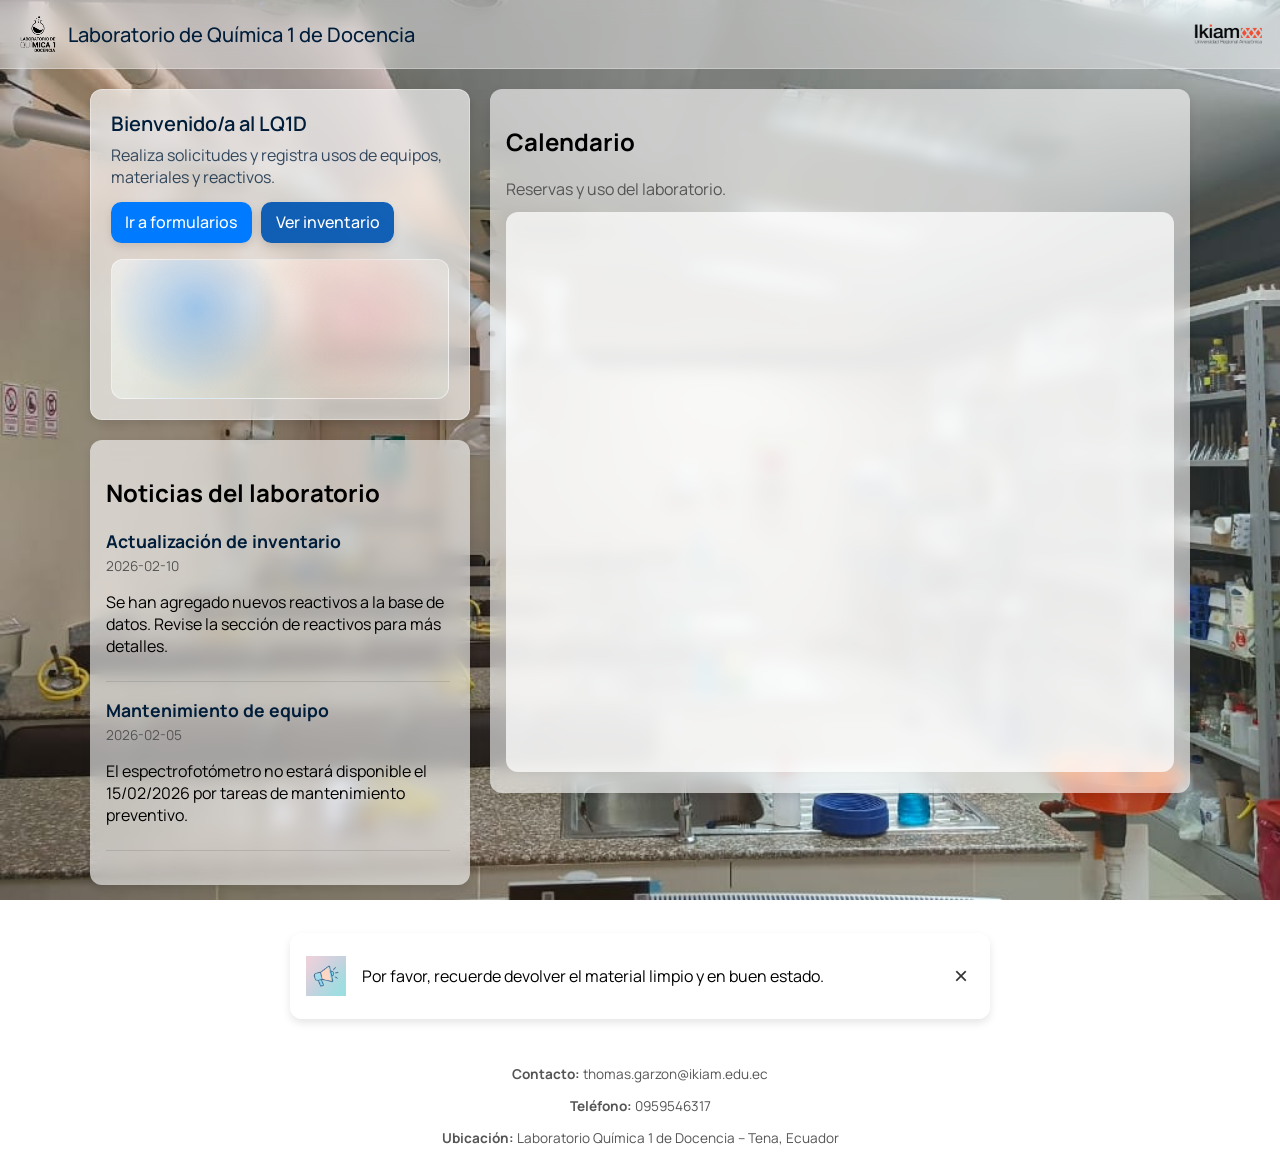
<file: index.html>
<!DOCTYPE html>
<html lang="es">
<head>
  <meta charset="UTF-8">
  <meta name="viewport" content="width=device-width, initial-scale=1.0">
  <title>Laboratorio de Química 1 de Docencia – Inicio</title>
  <!-- Fuente principal (mas amigable) -->
  <link href="https://fonts.googleapis.com/css2?family=Manrope:wght@400;500;600;700&display=swap" rel="stylesheet">
  <style>
    :root {
      --primary: #007bff;
      --primary-dark: #0056b3;
      --bg-glass: rgba(255, 255, 255, 0.4);
      --shadow: 0 4px 8px rgba(0, 0, 0, 0.1);
    }
    * {
      box-sizing: border-box;
    }
    body {
      margin: 0;
      padding: 0;
      font-family: 'Manrope', system-ui, -apple-system, "Segoe UI", Roboto, Arial, sans-serif;
      /* Fondo con imagen difuminada para armonizar con el resto de páginas */
      background: url('fondo.png') no-repeat center/cover fixed;
      min-height: 100vh;
      display: flex;
      flex-direction: column;
    }
    header {
      position: fixed !important;
      top: 0;
      left: 0;
      right: 0;
      width: 100%;
      z-index: 100;
      display: flex;
      justify-content: space-between;
      align-items: center;
      padding: 0.75rem 1rem;
      /* Vidrio translúcido similar a otras páginas */
      background: rgba(255, 255, 255, 0.4);
      backdrop-filter: blur(10px);
      -webkit-backdrop-filter: blur(10px);
      border-bottom: 1px solid rgba(255, 255, 255, 0.3);
    }

    /* Compensa el header fixed (se ajusta por JS) */
    body { padding-top: 74px; }
    .header-left {
      display: flex;
      align-items: center;
      gap: 0.5rem;
    }
    .header-left img {
      width: 44px;
      height: 44px;
      object-fit: contain;
    }
    .header-left h1 {
      margin: 0;
      font-size: 1.25rem;
      color: #001d3a;
      font-weight: 500;
    }
    .header-right {
      display: flex;
      align-items: center;
      gap: 0.6rem;
    }
    .header-right img {
      width: 70px;
      object-fit: contain;
    }
    /* Accesos principales van en el bloque hero (no duplicar botones) */

    main {
      flex-grow: 1;
      display: flex;
      align-items: flex-start;
      justify-content: center;
      padding: 1.25rem 1rem 2rem;
    }
    .home-wrap {
      width: 100%;
      max-width: 1100px;
      display: grid;
      grid-template-columns: 380px 1fr;
      gap: 1.25rem;
      align-items: start;
    }

    .left-stack {
      display: grid;
      grid-template-rows: auto 1fr;
      gap: 1.25rem;
      min-height: 560px;
    }

    .calendar-section {
      width: 100%;
      background: rgba(255, 255, 255, 0.6);
      backdrop-filter: blur(8px);
      -webkit-backdrop-filter: blur(8px);
      border-radius: 0.75rem;
      box-shadow: 0 4px 8px rgba(0,0,0,0.1);
      padding: 1rem;
    }

    .calendar-frame {
      width: 100%;
      height: 560px;
      border: 0;
      border-radius: 0.75rem;
      overflow: hidden;
      background: rgba(255, 255, 255, 0.75);
    }

    @media (max-width: 920px) {
      .calendar-frame { height: 520px; }
      .left-stack { min-height: auto; }
    }
    footer {
      text-align: center;
      padding: 1rem;
      font-size: 0.85rem;
      color: #555;
      background: rgba(255, 255, 255, 0.4);
      backdrop-filter: blur(10px);
      -webkit-backdrop-filter: blur(10px);
      border-top: 1px solid rgba(255, 255, 255, 0.3);
    }

    @media (max-width: 920px) {
      .home-wrap {
        grid-template-columns: 1fr;
      }
    }

    /* Sección de noticias */
    .news-section {
      width: 100%;
      max-width: none;
      margin: 0;
      background: rgba(255, 255, 255, 0.6);
      backdrop-filter: blur(8px);
      -webkit-backdrop-filter: blur(8px);
      border-radius: 0.75rem;
      box-shadow: 0 4px 8px rgba(0,0,0,0.1);
      padding: 1rem;
    }

    .news-scroll {
      max-height: 340px;
      overflow: auto;
      padding-right: 4px;
    }

    .news-scroll::-webkit-scrollbar { width: 10px; }
    .news-scroll::-webkit-scrollbar-thumb {
      background: rgba(0, 29, 58, 0.18);
      border-radius: 999px;
    }
    .news-scroll::-webkit-scrollbar-track { background: transparent; }
    #news-list article {
      margin-bottom: 1rem;
      padding-bottom: 0.5rem;
      border-bottom: 1px solid rgba(0, 0, 0, 0.1);
    }
    #news-list h3 {
      margin: 0 0 0.25rem 0;
      font-size: 1.1rem;
      color: #001d3a;
    }
    #news-list time {
      display: block;
      font-size: 0.85rem;
      color: #555;
    }

    /* Bloque visual (sin 3D) */
    .hero {
      width: 100%;
      max-width: none;
      margin: 0;
      border-radius: 0.75rem;
      overflow: hidden;
      box-shadow: 0 4px 8px rgba(0,0,0,0.1);
      background: rgba(255, 255, 255, 0.65);
      backdrop-filter: blur(10px);
      -webkit-backdrop-filter: blur(10px);
      border: 1px solid rgba(255,255,255,0.35);
      position: relative;
    }

    .hero-inner {
      display: grid;
      grid-template-columns: 1.2fr 0.8fr;
      gap: 1rem;
      padding: 1.25rem;
      align-items: center;
    }

    .hero h2 {
      margin: 0;
      font-size: 1.25rem;
      color: #001d3a;
      font-weight: 600;
    }

    .hero p {
      margin: 0.5rem 0 0;
      color: rgba(0, 29, 58, 0.78);
      line-height: 1.35;
    }

    .hero-actions {
      margin-top: 0.85rem;
      display: flex;
      flex-wrap: wrap;
      gap: 0.6rem;
    }

    .hero-actions a {
      display: inline-flex;
      align-items: center;
      justify-content: center;
      padding: 0.6rem 0.9rem;
      border-radius: 0.65rem;
      text-decoration: none;
      color: #fff;
      background: var(--primary);
      box-shadow: var(--shadow);
      transition: transform 0.15s ease, background 0.3s ease;
      font-weight: 500;
    }

    .hero-actions a.secondary { background: rgba(0, 86, 179, 0.92); }

    .hero-actions a:hover,
    .hero-actions a:focus {
      transform: translateY(-1px);
      background: var(--primary-dark);
    }

    .hero-art {
      width: 100%;
      height: 200px;
      border-radius: 0.75rem;
      background:
        radial-gradient(120px 120px at 25% 35%, rgba(0, 123, 255, 0.45), rgba(0, 123, 255, 0) 70%),
        radial-gradient(160px 160px at 75% 40%, rgba(255, 92, 92, 0.25), rgba(255, 92, 92, 0) 70%),
        radial-gradient(220px 160px at 50% 80%, rgba(0, 29, 58, 0.14), rgba(0, 29, 58, 0) 70%),
        linear-gradient(135deg, rgba(255,255,255,0.55), rgba(255,255,255,0.20));
      border: 1px solid rgba(255,255,255,0.5);
      position: relative;
      overflow: hidden;
    }

    .hero-art::before {
      content: "";
      position: absolute;
      inset: -40px;
      background: url('fondo_chat.png') no-repeat center/cover;
      opacity: 0.22;
      transform: rotate(-2deg);
      filter: saturate(1.05);
    }

    .hero-art::after {
      content: "";
      position: absolute;
      inset: 0;
      background: linear-gradient(180deg, rgba(255,255,255,0.10), rgba(255,255,255,0.0));
    }

    @media (max-width: 720px) {
      .hero-inner {
        grid-template-columns: 1fr;
      }
      .hero-art {
        height: 180px;
      }
    }

    /* Aviso emergente */
    .aviso {
      width: 100%;
      max-width: 700px;
      margin: 1rem auto;
      padding: 1rem;
      background: rgba(255, 255, 255, 0.6);
      backdrop-filter: blur(10px);
      -webkit-backdrop-filter: blur(10px);
      border-radius: 0.75rem;
      box-shadow: 0 4px 8px rgba(0,0,0,0.1);
    }
    .aviso-content {
      display: flex;
      align-items: center;
      gap: 1rem;
    }
    .aviso-icon {
      width: 40px;
      height: 40px;
      object-fit: contain;
    }
    .aviso-cerrar {
      background: none;
      border: none;
      font-size: 1.5rem;
      cursor: pointer;
      color: #333;
      margin-left: auto;
    }
  </style>
  <!-- Sin animaciones 3D -->
</head>
<body>
  <header>
    <div class="header-left">
      <img src="logo.png" alt="Logo del laboratorio" loading="lazy">
      <h1>Laboratorio de Química 1 de Docencia</h1>
    </div>
    <div class="header-right">
      <!-- Reemplaza con el logo de Ikiam correspondiente -->
      <img src="ikiam-logo.png" alt="Ikiam" loading="lazy">
    </div>
  </header>
  <!--
    La página de inicio ahora presenta un diseño simplificado. En la parte superior se
    muestran dos opciones: un enlace pequeño a la hoja de inventario y un enlace
    principal al apartado de registros/solicitudes. En el centro de la página se
    muestran noticias o anuncios del laboratorio, que se cargan dinámicamente desde
    un fichero JSON llamado `news.json`. Para actualizar los anuncios, edite el
    contenido de `news.json` en el repositorio.
  -->
  <main>
    <div class="home-wrap">
      <div class="left-stack">
        <!-- 1. Bienvenida -->
        <section class="hero" aria-label="Bienvenida">
          <div class="hero-inner" style="grid-template-columns: 1fr;">
            <div>
              <h2>Bienvenido/a al LQ1D</h2>
              <p>Realiza solicitudes y registra usos de equipos, materiales y reactivos.</p>
              <div class="hero-actions">
                <a href="solicitudes.html">Ir a formularios</a>
                <a class="secondary" href="https://docs.google.com/spreadsheets/d/1P82F40dJGgVr0CL7TM_Nt4hiDqBidalW/edit?pli=1&gid=1381514532#gid=1381514532" target="_blank" rel="noopener">Ver inventario</a>
              </div>
            </div>
            <div class="hero-art" aria-hidden="true" style="height: 140px;"></div>
          </div>
        </section>

        <!-- 3. Noticias (scroll) -->
        <section id="news" class="news-section" aria-live="polite">
          <h2>Noticias del laboratorio</h2>
          <div id="news-list" class="news-scroll">
            <!-- Las noticias se insertarán aquí mediante JavaScript. -->
          </div>
        </section>
      </div>

      <!-- 2. Calendario (grande a la derecha) -->
      <section id="calendar" class="calendar-section" aria-label="Calendario">
        <h2>Calendario</h2>
        <p style="margin:0.25rem 0 0.75rem;color:#555;">Reservas y uso del laboratorio.</p>
        <iframe
          class="calendar-frame"
          title="Calendario del laboratorio"
          loading="lazy"
          referrerpolicy="no-referrer"
          src="https://calendar.google.com/calendar/embed?src=thomas.garzon%40ikiam.edu.ec&ctz=America%2FGuayaquil&mode=AGENDA&showTitle=0&showTabs=0&showPrint=0&showCalendars=0&showTz=0">
        </iframe>
      </section>
    </div>
  </main>
  <!-- Aviso emergente -->
  <div id="aviso" class="aviso">
    <div class="aviso-content">
      <img src="aviso_icon.png" alt="Icono de aviso" class="aviso-icon" loading="lazy">
      <p id="avisoTexto">Por favor, recuerde devolver el material limpio y en buen estado.</p>
      <button id="avisoCerrar" class="aviso-cerrar" aria-label="Cerrar aviso">×</button>
    </div>
  </div>
  <footer>
    <p><strong>Contacto:</strong> thomas.garzon@ikiam.edu.ec</p>
    <p><strong>Teléfono:</strong> 0959546317</p>
    <p><strong>Ubicación:</strong> Laboratorio Química 1 de Docencia – Tena, Ecuador</p>
  </footer>
  <script>
    // Muestra u oculta el aviso según si ya fue cerrado en la sesión
    (function() {
      const avisoEl = document.getElementById('aviso');
      const avisoCerrar = document.getElementById('avisoCerrar');
      // Comprueba si el aviso se ha cerrado anteriormente
      if (sessionStorage.getItem('avisoCerrado')) {
        avisoEl.style.display = 'none';
      }
      avisoCerrar.addEventListener('click', () => {
        avisoEl.style.display = 'none';
        sessionStorage.setItem('avisoCerrado', '1');
      });
    })();
  </script>

  <script>
    // Header fixed: set padding-top dynamically to avoid jumps.
    (function() {
      const header = document.querySelector('header');
      if (!header) return;
      const apply = () => {
        const h = header.getBoundingClientRect().height;
        document.body.style.paddingTop = `${Math.ceil(h)}px`;
      };
      apply();
      window.addEventListener('resize', apply);
    })();
  </script>

  <!-- Script para cargar dinámicamente las noticias desde news.json -->
  <script>
    // Lee el archivo news.json y muestra las noticias en la sección central.
    fetch('news.json')
      .then(response => {
        if (!response.ok) throw new Error('Respuesta no válida');
        return response.json();
      })
      .then(data => {
        const newsList = document.getElementById('news-list');
        if (!newsList) return;
        if (!Array.isArray(data) || data.length === 0) {
          newsList.innerHTML = '<p>No hay noticias disponibles.</p>';
          return;
        }
        // Ordenar las noticias por fecha descendente (más recientes primero)
        data.sort((a, b) => (a.date < b.date ? 1 : -1));
        data.forEach(item => {
          const article = document.createElement('article');
          const title = document.createElement('h3');
          title.textContent = item.title;
          const dateEl = document.createElement('time');
          dateEl.textContent = item.date;
          const content = document.createElement('p');
          content.textContent = item.content;
          article.appendChild(title);
          article.appendChild(dateEl);
          article.appendChild(content);
          newsList.appendChild(article);
        });
      })
      .catch(() => {
        const newsList = document.getElementById('news-list');
        if (newsList) newsList.innerHTML = '<p>Error al cargar las noticias.</p>';
      });
  </script>

</body>
</html>
</file>
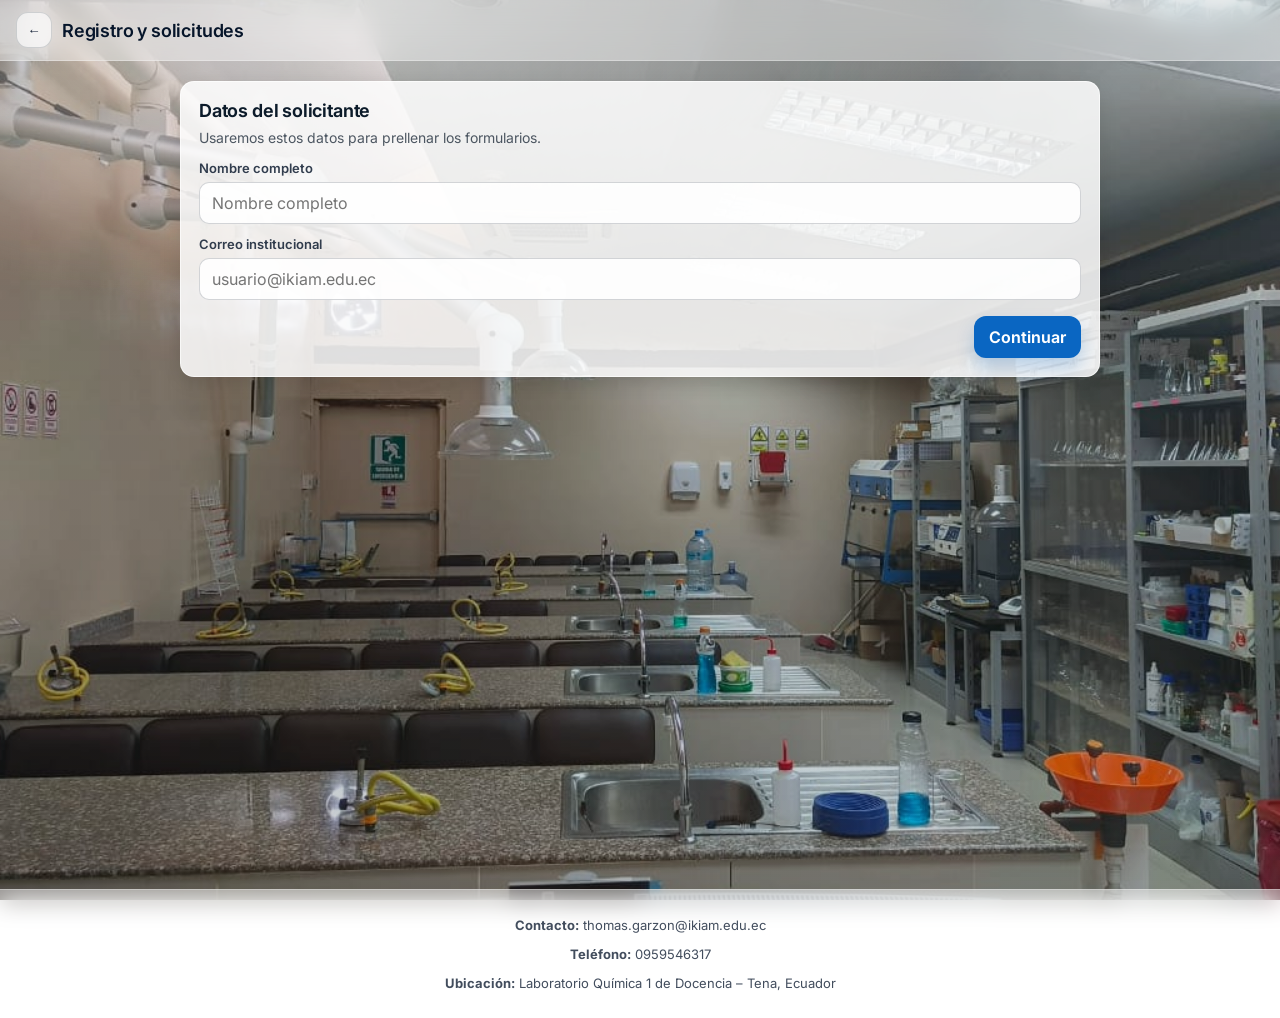
<file: solicitudes.html>
<!DOCTYPE html>
<html lang="es">
<head>
  <meta charset="UTF-8">
  <meta name="viewport" content="width=device-width, initial-scale=1.0">
  <title>Registro y solicitudes – LQ1D</title>
  <link href="https://fonts.googleapis.com/css2?family=Inter:wght@300;400;500;600&display=swap" rel="stylesheet">
  <link rel="stylesheet" href="css/app.css">
  <!-- FontAwesome para iconos en las tarjetas -->
  <link rel="stylesheet" href="https://cdnjs.cloudflare.com/ajax/libs/font-awesome/6.4.0/css/all.min.css" integrity="sha512-xh6XeEg53+clgfnTiKD6R7Bd+P7ZfGb1C5W9z5lwCvEaG6l1bIWeO+JS1GQkl5AnB+bPTsYzDlh1QpSbgrcQNg==" crossorigin="anonymous" referrerpolicy="no-referrer" />
  <style>
    /* FontAwesome icons inside our shared card-option */
    .card-option i { font-size: 20px; }
  </style>
</head>
<body>
  <header class="app-header">
    <div class="left">
      <button id="solBackHome" class="back-btn" aria-label="Volver al inicio">←</button>
      <h1>Registro y solicitudes</h1>
    </div>
    <div></div>
  </header>
  <main class="app-main">
    <div class="container">
      <div class="card">
      <!-- Paso 1: Datos generales y selección de tipo -->
      <section id="solStep1">
        <h2>Datos del solicitante</h2>
        <p class="help">Usaremos estos datos para prellenar los formularios.</p>
        <div class="field">
          <label for="solNombre">Nombre completo</label>
          <input type="text" id="solNombre" placeholder="Nombre completo" required aria-required="true" autocomplete="name">
        </div>
        <div class="field">
          <label for="solCorreo">Correo institucional</label>
          <input type="email" id="solCorreo" placeholder="usuario@ikiam.edu.ec" required aria-required="true" autocomplete="email">
        </div>
        <div class="actions">
          <button id="solContinuar" class="btn btn-primary" type="button">Continuar</button>
        </div>
      </section>
      <!-- Paso 2: Formulario embebido -->
      <section id="solStep2" class="hidden">
        <button id="solBack" class="back-btn" type="button" aria-label="Regresar">←</button>
        <!-- Contenedor de tarjetas de selección de tipo de solicitud -->
        <div class="cards-select">
          <div class="card-option" data-page="equipos.html">
            <div class="icon" aria-hidden="true"><i class="fas fa-microscope"></i></div>
            <div>
              <h3>Equipos</h3>
              <p>Reservar o registrar uso de equipos de laboratorio</p>
            </div>
          </div>
          <div class="card-option" data-page="material.html">
            <div class="icon" aria-hidden="true"><i class="fas fa-box-open"></i></div>
            <div>
              <h3>Materiales</h3>
              <p>Solicitar insumos y material de laboratorio</p>
            </div>
          </div>
          <div class="card-option" data-page="reactivos.html">
            <div class="icon" aria-hidden="true"><i class="fas fa-flask"></i></div>
            <div>
              <h3>Reactivos</h3>
              <p>Solicitar reactivos, incluidos controlados</p>
            </div>
          </div>
          <div class="card-option" data-page="registro-uso.html">
            <div class="icon" aria-hidden="true"><i class="fas fa-clipboard-list"></i></div>
            <div>
              <h3>Registro de uso</h3>
              <p>Registrar prácticas, pasantías o tesis</p>
            </div>
          </div>
        </div>
      </section>
      </div>
    </div>
  </main>
  <footer class="app-footer">
    <p><strong>Contacto:</strong> thomas.garzon@ikiam.edu.ec</p>
    <p><strong>Teléfono:</strong> 0959546317</p>
    <p><strong>Ubicación:</strong> Laboratorio Química 1 de Docencia – Tena, Ecuador</p>
  </footer>
  <script type="module">
    import { toast, validateRequired } from './js/ui-kit.js';

    // Botón para volver al inicio
    document.getElementById('solBackHome').addEventListener('click', () => {
      window.location.href = 'index.html';
    });
    // Continuar a formulario específico
    document.getElementById('solContinuar').addEventListener('click', () => {
      const nombreEl = document.getElementById('solNombre');
      const correoEl = document.getElementById('solCorreo');
      if (!validateRequired([nombreEl, correoEl])) {
        toast('Completa nombre y correo para continuar.', { type: 'error' });
        return;
      }
      const nombre = nombreEl.value.trim();
      const correo = correoEl.value.trim();
      // Guardar datos en localStorage para precompletar formularios
      try {
        localStorage.setItem('nombreUsuario', nombre);
        localStorage.setItem('correoUsuario', correo);
      } catch (e) {}
      // Mostrar tarjetas de selección de tipo
      document.getElementById('solStep1').classList.add('hidden');
      document.getElementById('solStep2').classList.remove('hidden');
    });
    // Botón para regresar al paso 1
    document.getElementById('solBack').addEventListener('click', () => {
      document.getElementById('solStep2').classList.add('hidden');
      document.getElementById('solStep1').classList.remove('hidden');
    });

    // Cuando se muestran las tarjetas, asignar manejadores de clic a cada opción
    document.querySelectorAll('.card-option').forEach(card => {
      card.addEventListener('click', () => {
        const page = card.dataset.page;
        if (!page) return;
        // Ya se guardaron nombre y correo en localStorage al pulsar Continuar
        window.location.href = page;
      });
    });
  </script>
</body>
</html>
</file>
<file: css/app.css>
/*
  Shared UI styles for LQ1D.
  Keep this file ASCII-only.
*/

:root {
  --font-sans: Inter, system-ui, -apple-system, "Segoe UI", Roboto, Arial, sans-serif;

  --bg-ink: #08111f;
  --bg-surface: rgba(255, 255, 255, 0.86);
  --bg-glass: rgba(255, 255, 255, 0.40);
  --border-glass: rgba(255, 255, 255, 0.30);

  --text: #0c1b2a;
  --muted: rgba(12, 27, 42, 0.72);

  --primary: #0a66c2;
  --primary-700: #084e95;
  --danger: #b42318;

  --radius-sm: 10px;
  --radius-md: 14px;
  --shadow-sm: 0 6px 18px rgba(0, 0, 0, 0.10);
  --shadow-md: 0 14px 40px rgba(0, 0, 0, 0.18);

  --space-1: 6px;
  --space-2: 10px;
  --space-3: 14px;
  --space-4: 18px;
  --space-5: 24px;
  --space-6: 32px;
}

* { box-sizing: border-box; }

html, body { height: 100%; }

body {
  margin: 0;
  font-family: var(--font-sans);
  color: var(--text);
  background: url('../fondo.png') no-repeat center / cover fixed;
}

/* Soft overlay to stabilize readability over background image */
body::before {
  content: "";
  position: fixed;
  inset: 0;
  pointer-events: none;
  background:
    radial-gradient(1100px 520px at 25% 0%, rgba(255, 255, 255, 0.62), rgba(255, 255, 255, 0.0) 60%),
    linear-gradient(180deg, rgba(8, 17, 31, 0.10), rgba(8, 17, 31, 0.22));
}

body > * { position: relative; }

a { color: inherit; }

header.app-header {
  position: sticky;
  top: 0;
  z-index: 100;
  display: flex;
  align-items: center;
  justify-content: space-between;
  gap: var(--space-3);
  padding: 12px 16px;
  background: var(--bg-glass);
  border-bottom: 1px solid var(--border-glass);
  backdrop-filter: blur(12px);
  -webkit-backdrop-filter: blur(12px);
}

.app-header .left {
  display: flex;
  align-items: center;
  gap: 10px;
  min-width: 0;
}

.app-header img.logo {
  width: 42px;
  height: 42px;
  object-fit: contain;
}

.app-header img.brand {
  width: 78px;
  object-fit: contain;
}

.app-header h1 {
  margin: 0;
  font-size: 18px;
  font-weight: 600;
  letter-spacing: -0.01em;
  color: #06152a;
  white-space: nowrap;
  overflow: hidden;
  text-overflow: ellipsis;
}

main.app-main {
  min-height: calc(100vh - 72px);
  padding: 20px 14px;
  display: flex;
  justify-content: center;
}

.container {
  width: 100%;
  max-width: 920px;
}

.card {
  background: var(--bg-surface);
  border: 1px solid rgba(255, 255, 255, 0.65);
  border-radius: var(--radius-md);
  box-shadow: var(--shadow-sm);
  padding: 18px;
}

.card + .card { margin-top: 14px; }

.hidden { display: none !important; }

h2 {
  margin: 0 0 8px 0;
  font-size: 18px;
  font-weight: 650;
  letter-spacing: -0.01em;
}

p.help {
  margin: 0;
  color: var(--muted);
  font-size: 14px;
  line-height: 1.35;
}

.field { margin-top: 12px; }

label {
  display: block;
  font-size: 13px;
  font-weight: 600;
  color: rgba(6, 21, 42, 0.82);
  margin-bottom: 6px;
}

input, select, textarea {
  width: 100%;
  font: inherit;
  padding: 10px 12px;
  border-radius: var(--radius-sm);
  border: 1px solid rgba(12, 27, 42, 0.18);
  background: rgba(255, 255, 255, 0.90);
  color: var(--text);
  outline: none;
  transition: border-color 120ms ease, box-shadow 120ms ease, transform 120ms ease;
}

textarea { resize: vertical; min-height: 96px; }

input:focus, select:focus, textarea:focus {
  border-color: rgba(10, 102, 194, 0.65);
  box-shadow: 0 0 0 4px rgba(10, 102, 194, 0.12);
}

input[aria-invalid="true"], select[aria-invalid="true"], textarea[aria-invalid="true"] {
  border-color: rgba(180, 35, 24, 0.60);
  box-shadow: 0 0 0 4px rgba(180, 35, 24, 0.12);
}

.field-error {
  margin-top: 6px;
  font-size: 12px;
  color: var(--danger);
}

.actions {
  display: flex;
  gap: 10px;
  justify-content: flex-end;
  margin-top: 16px;
  flex-wrap: wrap;
}

.btn {
  appearance: none;
  border: 1px solid transparent;
  border-radius: 12px;
  padding: 10px 14px;
  font: inherit;
  font-weight: 650;
  cursor: pointer;
  transition: transform 120ms ease, box-shadow 120ms ease, background 120ms ease, border-color 120ms ease, opacity 120ms ease;
  user-select: none;
}

.btn:active { transform: translateY(1px); }

.btn-primary {
  background: var(--primary);
  color: #fff;
  box-shadow: 0 10px 18px rgba(10, 102, 194, 0.24);
}

.btn-primary:hover { background: var(--primary-700); }

.btn-secondary {
  background: rgba(255, 255, 255, 0.82);
  border-color: rgba(12, 27, 42, 0.18);
  color: rgba(6, 21, 42, 0.90);
}

.btn-secondary:hover { border-color: rgba(12, 27, 42, 0.30); }

.btn-danger {
  background: rgba(180, 35, 24, 0.10);
  border-color: rgba(180, 35, 24, 0.30);
  color: #8a1b13;
}

.btn[disabled], .btn[aria-disabled="true"] {
  opacity: 0.6;
  cursor: not-allowed;
}

.btn .spinner {
  width: 14px;
  height: 14px;
  border-radius: 999px;
  border: 2px solid rgba(255, 255, 255, 0.6);
  border-top-color: rgba(255, 255, 255, 1);
  display: inline-block;
  vertical-align: -2px;
  margin-right: 8px;
  animation: spin 700ms linear infinite;
}

@keyframes spin { to { transform: rotate(360deg); } }

.back-btn {
  appearance: none;
  border: 1px solid rgba(12, 27, 42, 0.16);
  background: rgba(255, 255, 255, 0.65);
  color: rgba(6, 21, 42, 0.92);
  width: 36px;
  height: 36px;
  border-radius: 12px;
  cursor: pointer;
  display: inline-grid;
  place-items: center;
}

.back-btn:hover {
  border-color: rgba(12, 27, 42, 0.26);
  box-shadow: 0 8px 18px rgba(0, 0, 0, 0.10);
}

.step-layout {
  display: flex;
  gap: 14px;
  flex-wrap: wrap;
}

.step-layout .details { flex: 1 1 520px; min-width: 260px; }
.step-layout .media { flex: 1 1 280px; min-width: 240px; display: flex; justify-content: center; }

.step-layout img.catalog {
  width: 100%;
  max-height: 320px;
  object-fit: contain;
  border-radius: var(--radius-md);
  border: 1px solid rgba(12, 27, 42, 0.10);
  background: rgba(255, 255, 255, 0.75);
}

/* Option cards (used in solicitudes.html) */
.cards-select {
  display: grid;
  grid-template-columns: repeat(auto-fit, minmax(220px, 1fr));
  gap: 12px;
  margin-top: 14px;
}

.card-option {
  display: flex;
  align-items: center;
  gap: 12px;
  padding: 14px;
  border-radius: var(--radius-md);
  background: rgba(255, 255, 255, 0.82);
  border: 1px solid rgba(12, 27, 42, 0.12);
  box-shadow: 0 10px 20px rgba(0, 0, 0, 0.10);
  cursor: pointer;
  transition: transform 120ms ease, box-shadow 120ms ease, border-color 120ms ease;
}

.card-option:hover, .card-option:focus {
  transform: translateY(-1px);
  border-color: rgba(10, 102, 194, 0.28);
  box-shadow: 0 16px 36px rgba(0, 0, 0, 0.14);
}

.card-option .icon {
  width: 44px;
  height: 44px;
  border-radius: 14px;
  display: grid;
  place-items: center;
  background: rgba(10, 102, 194, 0.12);
  border: 1px solid rgba(10, 102, 194, 0.18);
  color: var(--primary);
  flex: 0 0 auto;
}

.card-option h3 {
  margin: 0;
  font-size: 15px;
  font-weight: 750;
  letter-spacing: -0.01em;
}

.card-option p {
  margin: 4px 0 0 0;
  font-size: 13px;
  color: var(--muted);
}

.summary-list { list-style: none; margin: 0; padding: 0; }
.summary-list li {
  display: flex;
  align-items: flex-start;
  justify-content: space-between;
  gap: 12px;
  padding: 10px 10px;
  border: 1px solid rgba(12, 27, 42, 0.10);
  background: rgba(255, 255, 255, 0.75);
  border-radius: 12px;
  margin-top: 10px;
}

.summary-list .meta { color: var(--muted); font-size: 13px; }

.icon-btn {
  appearance: none;
  border: 1px solid rgba(12, 27, 42, 0.14);
  background: rgba(255, 255, 255, 0.75);
  color: rgba(6, 21, 42, 0.92);
  border-radius: 10px;
  padding: 8px 10px;
  cursor: pointer;
  font: inherit;
  font-weight: 650;
}

.icon-btn.danger {
  border-color: rgba(180, 35, 24, 0.30);
  background: rgba(180, 35, 24, 0.08);
  color: #8a1b13;
}

footer.app-footer {
  text-align: center;
  padding: 14px 12px;
  font-size: 13px;
  color: rgba(6, 21, 42, 0.76);
  background: var(--bg-glass);
  border-top: 1px solid var(--border-glass);
  backdrop-filter: blur(12px);
  -webkit-backdrop-filter: blur(12px);
}

/* Toasts */
.toast-stack {
  position: fixed;
  right: 14px;
  bottom: 14px;
  z-index: 9999;
  display: grid;
  gap: 10px;
  max-width: min(420px, calc(100vw - 28px));
}

.toast {
  background: rgba(255, 255, 255, 0.92);
  border: 1px solid rgba(12, 27, 42, 0.14);
  border-radius: 14px;
  box-shadow: var(--shadow-md);
  padding: 10px 12px;
  font-size: 13px;
  color: rgba(6, 21, 42, 0.92);
  line-height: 1.35;
}

.toast.info { border-left: 4px solid rgba(10, 102, 194, 0.70); }
.toast.success { border-left: 4px solid rgba(18, 122, 65, 0.70); }
.toast.error { border-left: 4px solid rgba(180, 35, 24, 0.70); }

@media (max-width: 640px) {
  .app-header img.brand { display: none; }
  .card { padding: 14px; }
}
</file>
